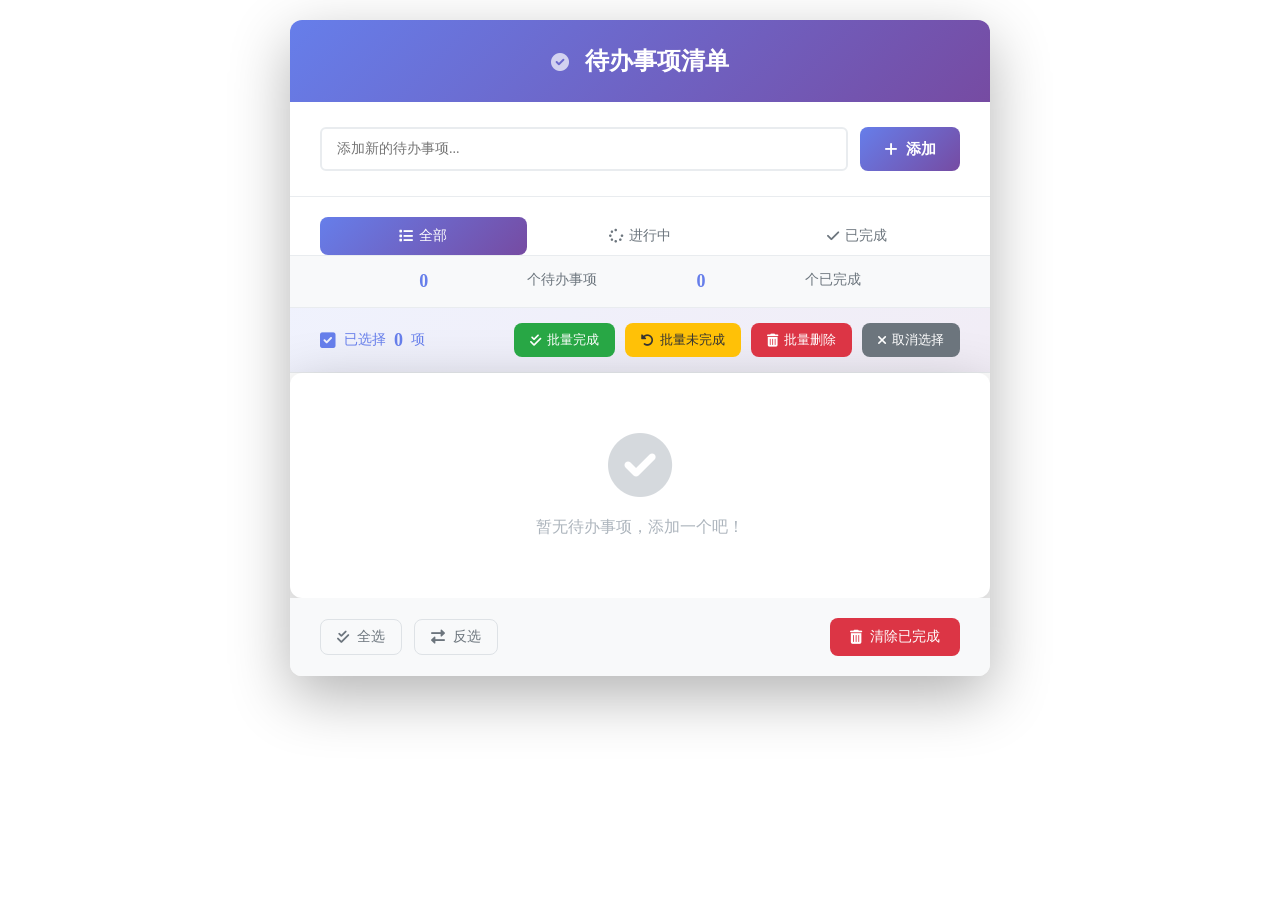
<file: todo list 2/index.html>
<!DOCTYPE html>
<html lang="zh-CN">

<head>
    <meta charset="UTF-8">
    <meta name="viewport" content="width=device-width, initial-scale=1.0">
    <title>待办事项清单 | 优雅的任务管理工具</title>

    <link rel="stylesheet" href="style.css">
    <!-- 引入 Font Awesome 6 图标库 -->
    <link rel="stylesheet" href="https://cdnjs.cloudflare.com/ajax/libs/font-awesome/6.0.0-beta3/css/all.min.css">
</head>

<body>
    <div class="container">
        <div class="todo-list">
            <h1>
                <i class="fas fa-check-circle"></i>
                待办事项清单
            </h1>

            <!-- 添加事项区域 -->
            <div class="add-todo">
                <input type="text" id="todoInput" placeholder="添加新的待办事项..." autocomplete="off">
                <button id="addBtn">
                    <i class="fas fa-plus"></i>
                    添加
                </button>
            </div>

            <!-- 筛选选项卡 -->
            <div class="filters">
                <button class="filter-btn active" data-filter="all">
                    <i class="fas fa-list"></i>
                    全部
                </button>
                <button class="filter-btn" data-filter="active">
                    <i class="fas fa-spinner"></i>
                    进行中
                </button>
                <button class="filter-btn" data-filter="completed">
                    <i class="fas fa-check"></i>
                    已完成
                </button>
            </div>

            <!-- 统计信息 -->
            <div class="stats">
                <span id="todoCount">0</span> 个待办事项
                <span id="completedCount">0</span> 个已完成
            </div>

            <!-- 批量操作栏 -->
            <div class="batch-actions" id="batchActions">
                <div class="batch-info">
                    <i class="fas fa-check-square"></i>
                    已选择 <span id="selectedCount">0</span> 项
                </div>
                <div class="batch-buttons">
                    <button id="batchCompleteBtn" class="batch-btn batch-complete">
                        <i class="fas fa-check-double"></i>
                        批量完成
                    </button>
                    <button id="batchUncompleteBtn" class="batch-btn batch-uncomplete">
                        <i class="fas fa-undo-alt"></i>
                        批量未完成
                    </button>
                    <button id="batchDeleteBtn" class="batch-btn batch-delete">
                        <i class="fas fa-trash-alt"></i>
                        批量删除
                    </button>
                    <button id="batchCancelBtn" class="batch-btn batch-cancel">
                        <i class="fas fa-times"></i>
                        取消选择
                    </button>
                </div>
            </div>

            <!-- 待办事项列表 -->
            <ul class="todo-list" id="todoList">
                <!-- 动态生成待办事项 -->
            </ul>

            <!-- 底部操作栏 -->
            <div class="todo-footer">
                <div class="footer-left">
                    <button id="selectAllBtn" class="footer-btn">
                        <i class="fas fa-check-double"></i>
                        全选
                    </button>
                    <button id="invertSelectBtn" class="footer-btn">
                        <i class="fas fa-exchange-alt"></i>
                        反选
                    </button>
                </div>
                <div class="footer-right">
                    <button id="clearCompletedBtn" class="clear-btn">
                        <i class="fas fa-trash-alt"></i>
                        清除已完成
                    </button>
                </div>
            </div>
        </div>
    </div>

    <script src="./script.js"></script>
</body>

</html>
</file>
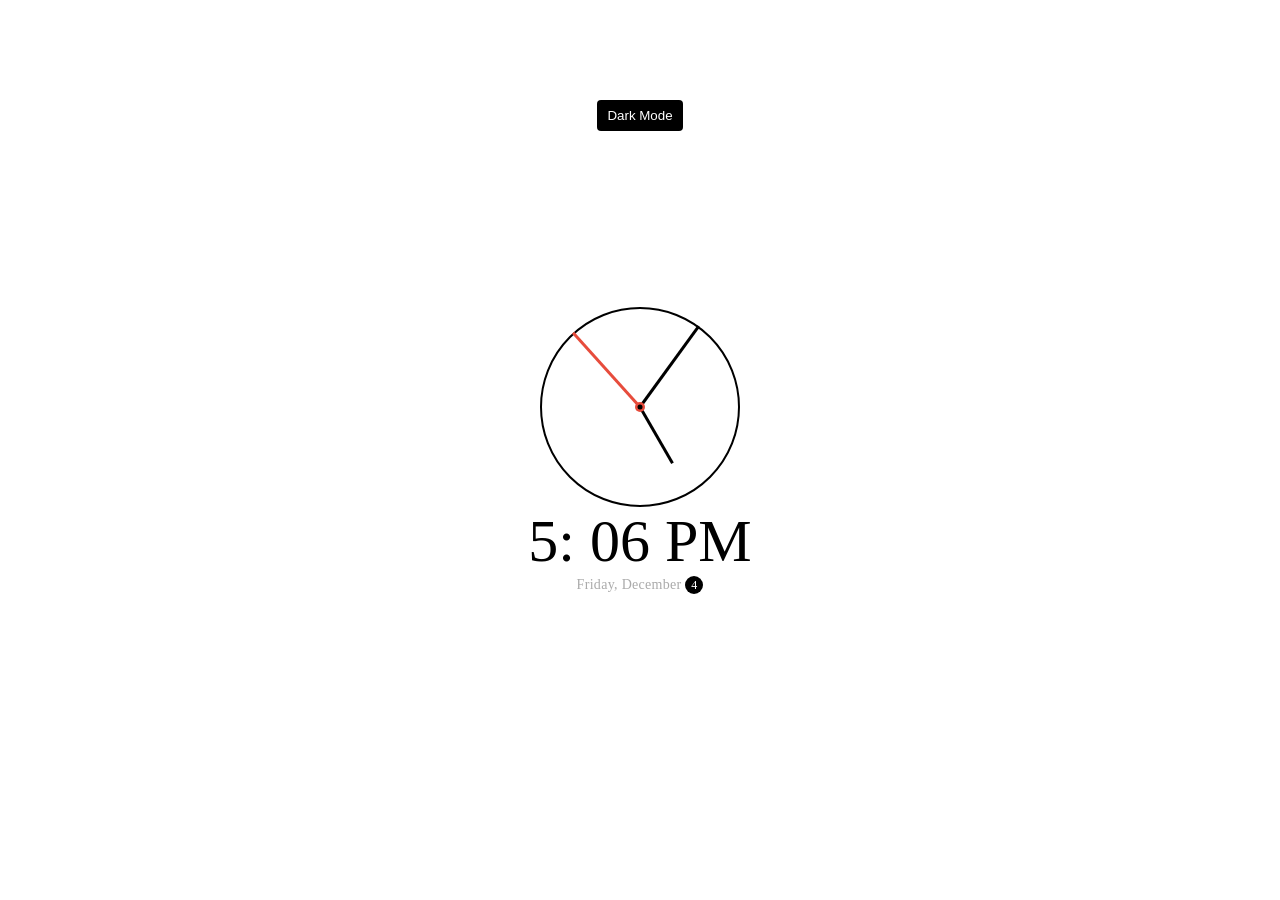
<file: 时钟/index.html>
<!DOCTYPE html>
<html lang="zh-CN">

<head>
    <meta charset="UTF-8">
    <meta name="viewport" content="width=device-width, initial-scale=1.0">
    <title>Theme Clock</title>

    <link rel="stylesheet" type="text/css" href="./style.css">
</head>

<body>
    <button class="toggle">Dark Mode</button>
    <div class="clock-container">
        <div class="clock">
            <div class="needle hour"></div>
            <div class="needle minute"></div>
            <div class="needle second"></div>
            <div class="center-point"></div>
        </div>

        <div class="time"></div>
        <div class="date"></div>
    </div>

    <script type="text/javascript" src="./script.js"></script>
</body>

</html>
</file>
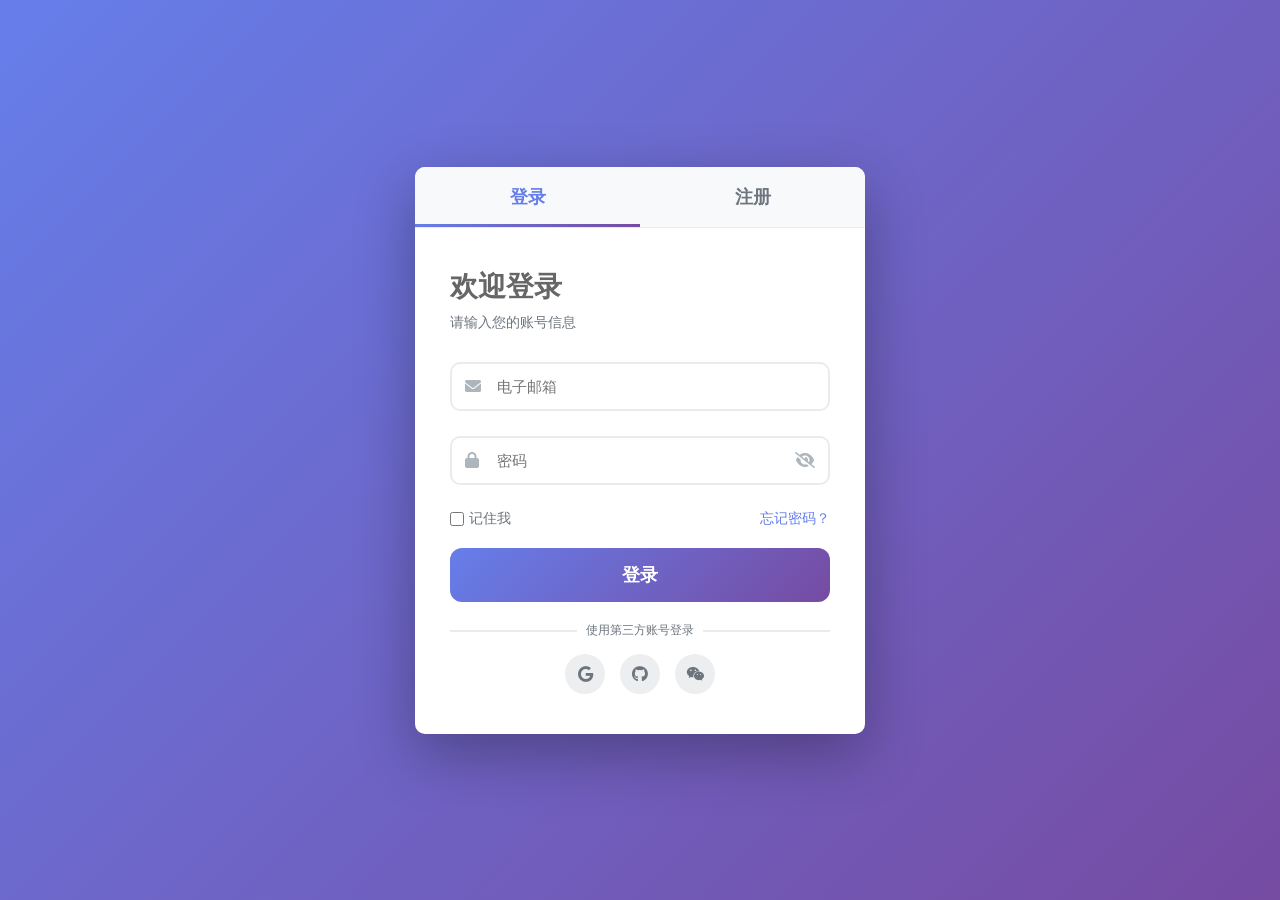
<file: 注册登录表单/index.html>
<!DOCTYPE html>
<html lang="zh-CN">

<head>
    <meta charset="UTF-8">
    <meta name="viewport" content="width=device-width, initial-scale=1.0">
    <title>注册/登录表单 | 现代UI设计</title>

    <link rel="stylesheet" href="./style.css">
    <!-- 引入 Font Awesome 6 图标库 -->
    <link rel="stylesheet" href="https://cdnjs.cloudflare.com/ajax/libs/font-awesome/6.0.0-beta3/css/all.min.css">
</head>

<body>
    <div class="container">
        <div class="form-container">
            <!-- 切换选项卡 -->
            <div class="form-tabs">
                <button class="tab-btn active" data-tab="login">登录</button>
                <button class="tab-btn" data-tab="register">注册</button>
            </div>

            <!-- 登录表单 -->
            <form action="" id="loginForm" class="form active">
                <h2>欢迎登录</h2>
                <p class="form-subtitle">请输入您的账号信息</p>

                <div class="input-group">
                    <i class="fas fa-envelope input-icon"></i>
                    <input type="email" id="loginEmail" placeholder="电子邮箱" required>
                    <div class="error-message" id="loginEmailError"></div>
                </div>

                <div class="input-group">
                    <i class="fas fa-lock input-icon"></i>
                    <input type="password" id="loginPassword" placeholder="密码" required>
                    <i class="fas fa-eye-slash password-toggle" data-target="loginPassword"></i>
                    <div class="error-message" id="loginPasswordError"></div>
                </div>

                <div class="form-options">
                    <label class="checkbox-label">
                        <input type="checkbox" id="rememberMe"> 记住我
                    </label>
                    <a href="#" class="forgot-link">忘记密码？</a>
                </div>

                <button type="submit" class="submit-btn">登录</button>

                <div class="social-login">
                    <p>使用第三方账号登录</p>
                    <div class="social-icons">
                        <a href="#" class="social-icon"><i class="fab fa-google"></i></a>
                        <a href="#" class="social-icon"><i class="fab fa-github"></i></a>
                        <a href="#" class="social-icon"><i class="fab fa-weixin"></i></a>
                    </div>
                </div>
            </form>

            <!-- 注册表单 -->
            <form action="" id="registerForm" class="form">
                <h2>注册新账号</h2>
                <p class="form-subtitle">开启您的精彩旅程</p>

                <div class="input-group">
                    <i class="fas fa-user input-icon"></i>
                    <input type="text" id="regUsername" placeholder="用户名" required>
                    <div class="error-message" id="regUsernameError"></div>
                </div>

                <div class="input-group">
                    <i class="fas fa-envelope input-icon"></i>
                    <input type="email" id="regEmail" placeholder="电子邮箱" required>
                    <div class="error-message" id="regEmailError"></div>
                </div>

                <div class="input-group">
                    <i class="fas fa-lock input-icon"></i>
                    <input type="password" id="regPassword" placeholder="密码" required>
                    <i class="fas fa-eye-slash password-toggle" data-target="regPassword"></i>
                    <div class="error-message" id="regPasswordError"></div>
                </div>

                <div class="input-group">
                    <i class="fas fa-check-circle input-icon"></i>
                    <input type="password" id="regConfirmPassword" placeholder="确认密码" required>
                    <i class="fas fa-eye-slash password-toggle" data-target="regConfirmPassword"></i>
                    <div class="error-message" id="regConfirmPasswordError"></div>
                </div>

                <div class="password-strength" id="passwordStrength">
                    <div class="strength-bar"></div>
                    <div class="strength-text">密码强度：<span>弱</span></div>
                </div>

                <div class="form-terms">
                    <label class="checkbox-label">
                        <input type="checkbox" id="agreeTerms" required>
                        我已阅读并同意 <a href="#">《用户协议》</a> 和 <a href="#">《隐私政策》</a>
                    </label>
                </div>

                <button type="submit" class="submit-btn">注册</button>

                <div class="social-login">
                    <p>或使用第三方账号注册</p>
                    <div class="social-icons">
                        <a href="#" class="social-icon"><i class="fab fa-google"></i></a>
                        <a href="#" class="social-icon"><i class="fab fa-github"></i></a>
                        <a href="#" class="social-icon"><i class="fab fa-weixin"></i></a>
                    </div>
                </div>
            </form>
        </div>
    </div>
    <script src="./script.js"></script>
</body>

</html>
</file>
<file: todo list 2/style.css>
* {
    margin: 0;
    padding: 0;
    box-sizing: border-box;
}

body {
    height: 100%;
    display: flex;
    align-items: center;
    justify-content: center;
    padding: 20px;
}

.container {
    width: 100%;
    max-width: 700px;
}

.todo-list {
    /* display: flex;
    flex-direction: column;
    gap: 20px; */
    background: white;
    border-radius: 12px;
    box-shadow: 0 20px 60px rgba(0, 0, 0, 0.3);
    overflow: hidden;
    animation: fadeInUp 0.6s ease;
}

/* 滑入动画 */
@keyframes fadeInUp {
    from {
        opacity: 0;
        transform: translateY(30px);
    }

    to {
        opacity: 1;
        transform: translateY(0);
    }
}

.todo-list h1 {
    background: linear-gradient(135deg, #667eea, #764ba2);
    color: white;
    padding: 25px 30px;
    font-size: 24px;
    text-align: center;
    /* margin: 0; */
}

.todo-list h1 i {
    margin-right: 10px;
    font-size: 18px;
    color: rgba(255, 255, 255, 0.7);
}

.add-todo {
    display: flex;
    padding: 25px 30px;
    gap: 12px;
    border-bottom: 1px solid #e9ecef;
}

.add-todo input {
    flex: 1;
    padding: 12px 15px;
    border: 2px solid #e9ecef;
    border-radius: 6px;
    font-size: 14px;
    font-family: inherit;
    transition: all 0.3s ease;
}

.add-todo input:focus {
    outline: none;
    border-color: #667eea;
    box-shadow: 0 0 0 3px rgba(102, 126, 234, 0.1);
}

.add-todo button {
    padding: 12px 24px;
    background: linear-gradient(135deg, #667eea, #764ba2);
    color: white;
    border: none;
    border-radius: 8px;
    font-size: 15px;
    font-weight: 600;
    cursor: pointer;
    display: flex;
    gap: 8px;
    align-items: center;
    transition: all 0.3s ease;
    justify-content: center;
}

.add-todo button:hover {
    transform: translateY(-2px);
    box-shadow: 0 5px 15px rgba(102, 126, 234, 0.4);
}

.add-todo button:active {
    transform: translateY(0);
    box-shadow: 0 2px 10px rgba(102, 126, 234, 0.2);
}

.filters {
    display: flex;
    gap: 10px;
    padding: 20px 30px 0;
    border-bottom: 1px solid #e9ecef;
}

.filters button {
    display: flex;
    flex: 1;
    padding: 10px;
    border: none;
    background: transparent;
    border-radius: 8px;
    font-size: 14px;
    cursor: pointer;
    color: #6c757d;
    display: flex;
    justify-content: center;
    align-items: center;
    gap: 6px;
    transition: all 0.3s ease;
}

.filter-btn:hover {
    background: #f8f9fa;
    color: #667eea;
}

.filter-btn.active {
    background: linear-gradient(135deg, #667eea, #764ba2);
    color: white;
}

/* 统计信息 */
.stats {
    padding: 15px 30px;
    background: #f8f9fa;
    font-size: 14px;
    color: #6c757d;
    border-bottom: 1px solid #e9ecef;
    display: flex;
    justify-content: space-evenly;
}

.stats span {
    font-weight: 600;
    color: #667eea;
    font-size: 18px;
}

/* ===== 批量操作栏样式 ===== */
.batch-actions {
    background: linear-gradient(135deg, rgba(102, 126, 234, 0.1), rgba(118, 75, 162, 0.1));
    border-bottom: 1px solid #e9ecef;
    padding: 15px 30px;
    display: flex;
    justify-content: space-between;
    align-items: center;
    animation: slideDown 0.3s ease;
}

@keyframes slideDown {
    from {
        opacity: 0;
        transform: translateY(-20px);
    }

    to {
        opacity: 1;
        transform: translateY(0);
    }
}

.batch-info {
    display: flex;
    align-items: center;
    gap: 8px;
    font-size: 14px;
    color: #667eea;
    font-weight: 500;
}

.batch-info i {
    font-size: 18px;
}

.batch-info span {
    font-weight: 600;
    color: #667eea;
    font-size: 18px;
}

.batch-buttons {
    display: flex;
    gap: 10px;
}

.batch-btn {
    padding: 8px 16px;
    border: none;
    border-radius: 8px;
    font-size: 13px;
    font-weight: 500;
    cursor: pointer;
    display: inline-flex;
    align-items: center;
    gap: 6px;
    transition: all 0.3s ease;
}

.batch-complete {
    background: #28a745;
    color: white;
}

.batch-complete:hover {
    background: #218838;
    transform: translateY(-2px);
    box-shadow: 0 4px 12px rgba(40, 167, 69, 0.3);
}

.batch-uncomplete {
    background: #ffc107;
    color: #333;
}

.batch-uncomplete:hover {
    background: #e0a800;
    transform: translateY(-2px);
    box-shadow: 0 4px 12px rgba(255, 193, 7, 0.3);
}

.batch-delete {
    background: #dc3545;
    color: white;
}

.batch-delete:hover {
    background: #c82333;
    transform: translateY(-2px);
    box-shadow: 0 4px 12px rgba(220, 53, 69, 0.3);
}

.batch-cancel {
    background: #6c757d;
    color: white;
}

.batch-cancel:hover {
    background: #5a6268;
    transform: translateY(-2px);
}

/* 待办事项列表 */
#todoList {
    list-style: none;
    max-height: 400px;
    overflow-y: auto;
}

/* 滚动条样式 */
#todoList::-webkit-scrollbar {
    width: 8px;
}

#todoList::-webkit-scrollbar-track {
    background: #f1f1f1;
}

#todoList::-webkit-scrollbar-thumb {
    background: #c1c1c1;
    border-radius: 4px;
}

#todoList::-webkit-scrollbar-thumb:hover {
    background: #a8a8a8;
}

/* 单个待办事项 */
.todo-item {
    display: flex;
    align-items: center;
    /* justify-content: space-between; */
    padding: 15px 30px;
    border-bottom: 1px solid #e9ecef;
    transition: all 0.3s;
    animation: slideIn 0.3s ease;
}

/* 选中状态的待办项高亮 */
/* .todo-item.selected {
    background: rgba(102, 126, 234, 0.08);
    border-left: 3px solid #667eea;
} */

@keyframes slideIn {
    from {
        opacity: 0;
        transform: translateX(-20px);
    }

    to {
        opacity: 1;
        transform: translateX(0);
    }
}

.todo-item:hover {
    background: #f8f9fa;
}

/* 复选框 */
.todo-checkbox {
    margin-right: 15px;
    cursor: pointer;
}

.todo-checkbox input {
    display: none;
}

/* 隐藏默认复选框 */

.todo-checkbox .checkbox-custom {
    width: 24px;
    height: 24px;
    border: 2px solid #ddd;
    border-radius: 6px;
    display: inline-block;
    position: relative;
    transition: all 0.3s;
}

/* 自定义复选框的样式 */

.todo-checkbox input:checked+.checkbox-custom {
    background: linear-gradient(135deg, #667eea, #764ba2);
    border-color: #667eea;
}

/* 勾选状态的样式 */

.todo-checkbox input:checked+.checkbox-custom::after {
    content: '\f00c';
    font-family: 'Font Awesome 6 Free';
    font-weight: 900;
    position: absolute;
    top: 50%;
    left: 50%;
    transform: translate(-50%, -50%);
    color: white;
    font-size: 12px;
}

/* 勾选状态下显示对勾图标 */

/* 待办事项内容 */
.todo-content {
    display: flex;
    flex: 1;
    gap: 15px;
    justify-content: space-between;
}

.todo-text {
    font-size: 16px;
    color: #333;
    /* flex: 1; */
    /* word-break: break-word; */
    transition: all 0.3s ease;
}

.todo-text.completed {
    text-decoration: line-through;
    color: #adb5bd;
}

/* 已完成状态的样式 */

/* 编辑模式 */
.todo-text.editing {
    display: none;
}

.todo-edit-input {
    flex: 1;
    padding: 8px 12px;
    border-radius: 8px;
    font-size: 15px;
    /* font-family: inherit; */
    display: none;
}

.todo-edit-input:focus {
    outline: none;
    border: 2px solid #667eea;
    box-shadow: 0 0 0 3px rgba(102, 126, 234, 0.1);
}

.todo-edit-input.active {
    display: block;
}

.todo-actions {
    display: flex;
    gap: 10px;
}

.todo-actions button {
    border: none;
    background: transparent;
    cursor: pointer;
    padding: 8px;
    border-radius: 6px;
    font-size: 14px;
    transition: all 0.3s ease;
}

.edit-btn {
    color: #ffc107;
}

.edit-btn:hover {
    transform: scale(1.5);
}

.delete-btn {
    color: #dc3545;
}

.delete-btn:hover {
    transform: scale(1.5);
}

.save-btn {
    color: #28a745;
}

.save-btn:hover {
    transform: scale(1.5);
}

.cancel-btn {
    color: #dc3545;
}

.cancel-btn:hover {
    transform: scale(1.5);
}

/* 底部操作栏 */
.todo-footer {
    padding: 20px 30px;
    background: #f8f9fa;
    /* text-align: center; */
    display: flex;
    justify-content: space-between;
    align-items: center;
}

.footer-left {
    display: flex;
    gap: 12px;
}

.footer-btn {
    background: transparent;
    border: 1px solid #dee2e6;
    padding: 8px 16px;
    border-radius: 8px;
    font-size: 14px;
    cursor: pointer;
    color: #6c757d;
    display: inline-flex;
    gap: 8px;
    align-items: center;
    transition: all 0.3s ease;
}

.footer-btn:hover {
    background: #e9ecef;
    border-color: #adb5bd;
    color: #667eea;
}

.todo-footer .clear-btn {
    padding: 10px 20px;
    background: #dc3545;
    color: white;
    border: none;
    border-radius: 8px;
    font-size: 14px;
    cursor: pointer;
    transition: all 0.3s ease;
    display: inline-flex;
    align-items: center;
    gap: 8px;
}

.todo-footer .clear-btn:hover {
    background: #c82333;
    transform: translateY(-2px);
    box-shadow: 0 5px 15px rgba(220, 53, 69, 0.4);
}

.todo-footer .clear-btn:active {
    background: #bd2130;
    transform: translateY(0);
    box-shadow: 0 2px 10px rgba(220, 53, 69, 0.2);
}

/* 提示信息 */
.toast-container {
    position: fixed;
    top: 20px;
    left: 20px;
    z-index: 1000;
    display: flex;
    flex-direction: column;
    gap: 10px;
}

.toast {
    background: white;
    min-width: 280px;
    padding: 15px 20px;
    border-radius: 8px;
    box-shadow: 0 10px 25px rgba(0, 0, 0, 0.1);
    display: flex;
    align-items: center;
    gap: 12px;
    animation: slideInLeft 0.3s ease;
    position: relative;
    border-left: 4px solid;
}

@keyframes slideInLeft {
    from {
        opacity: 0;
        transform: translateX(-100%);
    }

    to {
        opacity: 1;
        transform: translateX(0);
    }
}

.toast-success {
    border-left-color: #28a745;
}

.toast-success .toast-icon {
    color: #28a745;
}

.toast-error {
    border-left-color: #dc3545;
}

.toast-error .toast-icon {
    color: #dc3545;
}

.toast.hide {
    animation: slideOutLeft 0.3s ease forwards;
}

@keyframes slideOutLeft {
    from {
        opacity: 1;
        transform: translateX(0);
    }

    to {
        opacity: 0;
        transform: translateX(-100%);
    }
}

/* 空状态 */
.empty-state {
    text-align: center;
    padding: 60px 30px;
    color: #adb5bd;
}

.empty-state i {
    font-size: 64px;
    margin-bottom: 20px;
    opacity: 0.5;
}

.empty-state p {
    font-size: 16px;
}

/* 响应式设计 */
@media (max-width: 768px) {
    .batch-actions {
        flex-direction: column;
        gap: 15px;
        padding: 15px 20px;
    }

    .batch-buttons {
        flex-wrap: wrap;
        justify-content: center;
    }

    .todo-footer {
        flex-direction: column;
        gap: 12px;
    }

    .footer-left {
        width: 100%;
        justify-content: center;
    }

    .footer-right {
        width: 100%;
    }

    .clear-btn {
        width: 100%;
        justify-content: center;
    }
}

@media (max-width: 600px) {
    .add-todo {
        flex-direction: column;
        padding: 20px;
    }
    
    .filters {
        padding: 15px 20px 0;
        gap: 8px;
    }
    
    .filter-btn {
        font-size: 12px;
        padding: 8px;
    }

    .todo-item {
        padding: 15px 20px;
    }
    
    .todo-content {
        flex-direction: column;
        align-items: flex-start;
        gap: 10px;
    }
    
    .todo-actions {
        align-self: flex-end;
    }
    
    .stats {
        padding: 12px 20px;
        font-size: 12px;
    }

    .todo-footer {
        padding: 15px 20px;
    }
}

@media (max-width: 480px) {
    .batch-btn {
        padding: 6px 12px;
        font-size: 12px;
    }
    
    .footer-btn {
        padding: 6px 12px;
        font-size: 12px;
    }
}
</file>
<file: 时钟/style.css>
* {
    box-sizing: border-box;
    padding: 0;
    margin: 0;
}

:root {
    --primary-color: #000;
    --secondary-color: #fff;
}

html {
    transition: all 0.5s ease-in;
}

html.dark {
    --primary-color: #fff;
    --secondary-color: #333;
}

html.dark {
    background-color: #111;
    color: var(--primary-color);
}

body {
    display: flex;
    align-items: center;
    justify-content: center;
    height: 100vh;
    overflow: hidden;
}

.toggle {
    color: var(--secondary-color);
    background-color: var(--primary-color);
    border-radius: 4px;
    padding: 8px 10px;
    position: absolute;
    top: 100px;
    border: 0;
    cursor: pointer;
}

.clock-container {
    display: flex;
    flex-direction: column;
    justify-content: space-between;
    align-items: center;
}

.clock {
    position: relative;
    width: 200px;
    height: 200px;
    border: 2px solid var(--primary-color);
    border-radius: 50%;
}

.needle {
    background-color: var(--primary-color);
    position: absolute;
    top: 50%;
    left: 50%;
    width: 3px;
    height: 65px;
    transform-origin: bottom center;
    transition: all 0.5s ease-in linear;
}

.needle.hour {
    transform: translate(-50%, -100%) rotate(0deg);
}

.needle.minute {
    transform: translate(-50%, -100%) rotate(0deg);
    height: 100px;
}

.needle.second {
    background-color: #e74c3c;
    transform: translate(-50%, -100%) rotate(0deg);
    height: 100px;
}

.center-point {
    width: 10px;
    height: 10px;
    background-color: #e74c3c;
    position: absolute;
    top: 50%;
    left: 50%;
    transform: translate(-50%, -50%);
    border-radius: 50%;
}

.center-point::after {
    content: "";
    width: 5px;
    height: 5px;
    background-color: #000;
    position: absolute;
    top: 50%;
    left: 50%;
    transform: translate(-50%, -50%);
    border-radius: 50%;
}

.time {
    font-size: 60px;
}

.date {
    color: #aaa;
    font-size: 14px;
    text-transform: none;
    letter-spacing: 0.3px;
}

.date .circle {
    background-color: var(--primary-color);
    color: var(--secondary-color);
    border-radius: 50%;
    height: 18px;
    width: 18px;
    display: inline-flex;
    align-items: center;
    justify-content: center;
    line-height: 18px;
    transition: all 0.5s ease-in;
    font-size: 12px;
}
</file>
<file: 注册登录表单/style.css>
* {
    margin: 0;
    padding: 0;
    box-sizing: border-box;
}

body {
    font-family: 'Segoe UI', Tahoma, Geneva, Verdana, sans-serif;
    background: linear-gradient(135deg, #667eea 0%, #764ba2 100%);
    min-height: 100vh;
    display: flex;
    align-items: center;
    justify-content: center;
    padding: 20px;
}

.container {
    max-width: 450px;
    width: 100%;
}

.form-container {
    background: white;
    border-radius: 10px;
    box-shadow: 0 20px 60px rgba(0, 0, 0, 0.3);
    animation: slideInUp 0.6s ease;
    overflow: hidden;
}

/* 滑入动画 */
@keyframes slideInUp {
    from {
        opacity: 0;
        transform: translateY(30px);
    }

    to {
        opacity: 1;
        transform: translateY(0);
    }
}

.form-tabs {
    background: #f8f9fa;
    border-bottom: 1px solid #e9ecef;
    display: flex;
}

.tab-btn {
    flex: 1;
    padding: 18px;
    font-size: 18px;
    border: none;
    font-weight: 600;
    background: transparent;
    color: #6c757d;
    cursor: pointer;
    position: relative;
    transition: all 0.3s;
}

.tab-btn:hover {
    background: rgba(90, 4, 141, 0.05);
}

.tab-btn.active {
    color: #667eea;
}

/* 为当前选项卡添加一个下边框 */
.tab-btn.active::after {
    content: '';
    position: absolute;
    bottom: 0;
    left: 0;
    right: 0;
    height: 3px;
    background: linear-gradient(90deg, #667eea, #764ba2);
}

.form {
    padding: 40px 35px;
    display: none;
    animation: fadeIn 0.5s ease;
}

@keyframes fadeIn {
    from {
        opacity: 0;
        transform: translateX(20px);
    }

    to {
        opacity: 1;
        transform: translateX(0);
    }
}

.form.active {
    display: block;
}

.form h2 {
    font-size: 28px;
    color: #666;
    margin-bottom: 8px;
}

.form-subtitle {
    color: #6c757d;
    margin-bottom: 30px;
    font-size: 14px;
}

.input-group {
    position: relative;
    margin-bottom: 25px;
}

.input-icon {
    position: absolute;
    left: 15px;
    top: 50%;
    transform: translateY(-50%);
    color: #adb5bd;
    font-size: 16px;
}

.input-group input {
    width: 100%;
    padding: 14px 45px;
    border: 2px solid #e9ecef;
    border-radius: 10px;
    font-size: 15px;
    font-family: inherit;
    transition: all 0.3s;
}

.input-group input:focus {
    outline: none;
    border-color: #667eea;
    box-shadow: 0 0 0 3px rgba(102, 126, 234, 0.1);
}

.input-group input:focus+.input-icon {
    color: #667eea;
}

.password-toggle {
    position: absolute;
    right: 15px;
    top: 50%;
    transform: translateY(-50%);
    cursor: pointer;
    font-size: 16px;
    color: #adb5bd;
    z-index: 2;
    transition: color 0.3s;
}

.password-toggle:hover {
    color: #667eea;
}

.error-message {
    color: #dc3545;
    font-size: 12px;
    margin-top: 5px;
    padding-left: 15px;
    display: none;
}

.error-message.show {
    display: block;
}

.input-group.error input {
    border-color: #dc3545;
}

.input-group.error .input-icon {
    color: #dc3545;
}

.form-options {
    display: flex;
    justify-content: space-between;
    align-items: center;
    font-size: 14px;
    margin-bottom: 20px;
}

.checkbox-label {
    display: flex;
    align-items: center;
    gap: 5px;
    cursor: pointer;
    color: #6c757d;
}

.checkbox-label #rememberMe {
    width: 14px;
    height: 14px;
    cursor: pointer;
}

.forgot-link {
    text-decoration: none;
    color: #667eea;
    transition: color 0.3s;
}

.forgot-link:hover {
    color: #764ba2;
    text-decoration: underline;
}

.submit-btn {
    width: 100%;
    padding: 15px;
    background: linear-gradient(135deg, #667eea, #764ba2);
    color: white;
    border-radius: 12px;
    border: none;
    font-size: 18px;
    font-weight: 600;
    margin-bottom: 20px;
    cursor: pointer;
    transition: all 0.3s;
}

.submit-btn:hover {
    transform: translateY(-2px);
    box-shadow: 0 10px 20px rgba(102, 126, 234, 0.3);
}

.submit-btn:active {
    transform: translateY(0);
}

.social-login {
    text-align: center;
}

.social-login p {
    color: #6c757d;
    font-size: 12px;
    margin-bottom: 15px;
    position: relative;
}

.social-login p::before,
.social-login p::after {
    content: '';
    position: absolute;
    top: 50%;
    width: 33.33%;
    height: 2px;
    background: #e9ecef;
}

.social-login p::before {
    left: 0;
}

.social-login p::after {
    right: 0;
}

.social-icons {
    display: flex;
    justify-content: center;
    gap: 15px;
}

.social-icon {
    width: 40px;
    height: 40px;
    background: #edeeef;
    border-radius: 50%;
    display: flex;
    justify-content: center;
    align-items: center;
    color: #6c757d;
    text-decoration: none;
    transition: all 0.3s;
}

.social-icon:hover {
    background: linear-gradient(135deg, #667eea, #764ba2);
    color: white;
    transform: translateY(-3px);
}

.password-strength {
    margin-top: -10px;
    margin-bottom: 20px;
}

.strength-bar {
    height: 4px;
    border-radius: 2px;
    background: #e9ecef;
    /* transition: all 0.3s; */
}

.strength-text {
    font-size: 12px;
    margin-top: 5px;
    color: #6c757d;
}

.form-terms {
    margin-bottom: 25px;
    font-size: 13px;
}

.form-terms #agreeTerms {
    width: 14px;
    height: 14px;
}

.form-terms a {
    color: #667eea;
    text-decoration: none;
}

.form-terms a:hover {
    text-decoration: underline;
}

/* 响应式设计 */
@media (max-width: 480px) {
    .form {
        padding: 30px 25px;
    }

    .form h2 {
        font-size: 24px;
    }

    .tab-btn {
        padding: 15px;
        font-size: 16px;
    }

    .social-login p::before,
    .social-login p::after {
        width: 25%;
    }
}
</file>
